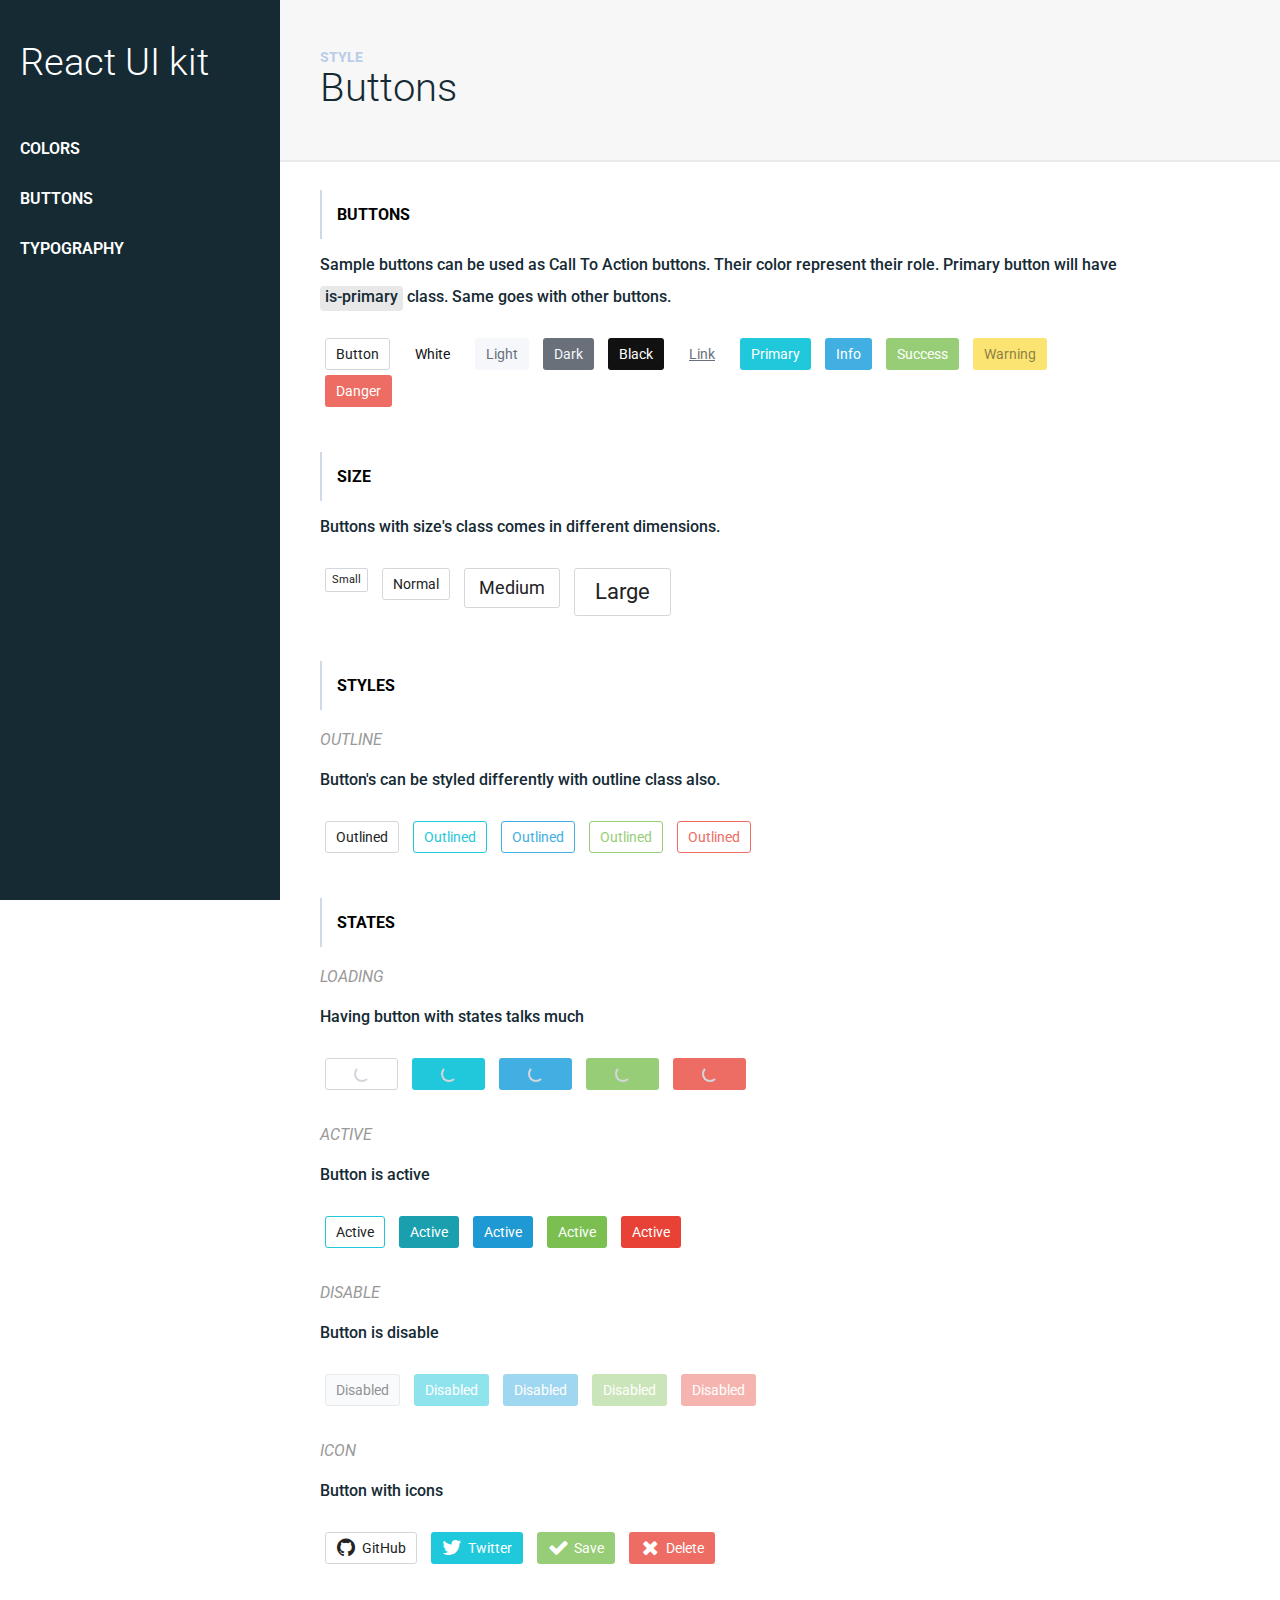
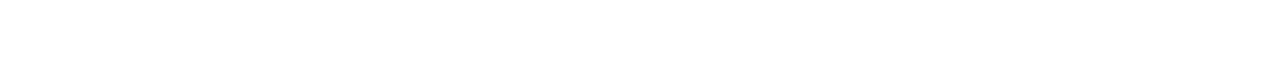
<file: docs/buttons.html>
<!DOCTYPE html>
<html lang="en">
<head>
	<meta charset="UTF-8">
	<title>React UI Kit - Buttons</title>
	<meta name="viewport" content="width=device-width, initial-scale=1">
	<!--Reset CSS-->
	<link href="http://yui.yahooapis.com/3.18.1/build/cssreset/cssreset-min.css"  rel="stylesheet">
	<!--Roboto Font-->
	<link href="https://fonts.googleapis.com/css?family=Roboto" rel="stylesheet">
	<!--Font Awesome CSS-->
	<link href="https://stackpath.bootstrapcdn.com/font-awesome/4.7.0/css/font-awesome.min.css"  rel="stylesheet">
	<!--Custom CSS-->
	<link href="../assets/css/style.css" rel="stylesheet">
	<link href="../assets/css/button.css" rel="stylesheet">
</head>
<body>
	<div class="container">
		<div class="doc-wrapper">
			<div id="sidebar">
				<div id="brand-name">
					<a href="/">React UI kit</a>
				</div>
				<div id="menu-container">
					<ul>
						<li><a href="/docs/colors.html"><span>colors</span></a></li>
						<li><a href="/docs/buttons.html"><span>buttons</span></a></li>
						<li><a href="/docs/typography.html"><span>typography</span></a></li>
					</ul>
				</div>
			</div>
			<div id="page-header">
				<h3>Buttons</h3>
			</div>
			<div id="content">
				<div id="docs">
					<h5>BUTTONS</h5>
					<p>Sample buttons can be used as Call To Action buttons. Their color represent their role. Primary button will have <span>is-primary</span> class. Same goes with other buttons.</p>
					<div id="sample" class="section">
						<button class="button"><span>Button</span></button>
						<button class="button is-white"><span>White</span></button>
						<button class="button is-light"><span>Light</span></button>
						<button class="button is-dark"><span>Dark</span></button>
						<button class="button is-black"><span>Black</span></button>
						<button class="button is-link"><span>Link</span></button>
						<button class="button is-primary"><span>Primary</span></button>
						<button class="button is-info"><span>Info</span></button>
						<button class="button is-success"><span>Success</span></button>
						<button class="button is-warning"><span>Warning</span></button>
						<button class="button is-danger"><span>Danger</span></button>
					</div>
					<div class="code">
						<script src="https://gist.github.com/imparvez/3499f6bc5a06e7dacbb9aa4fcc779fe6.js"></script>
					</div>
					<h5>SIZE</h5>
					<p>Buttons with size's class comes in different dimensions.</p>
					<div id="sample" class="section">
					    <button class="button  is-small"><span>Small</span></button>
					    <button class="button"><span>Normal</span></button>
					    <button class="button  is-medium"><span>Medium</span></button>
					    <button class="button  is-large"><span>Large</span></button>
					</div>
					<div class="code">
						<script src="https://gist.github.com/imparvez/b79203aeb6fc2c6ae12d65e8f0a327ed.js"></script>
					</div>
					<h5 class="docs-header">STYLES</h5>
					<h6 class="docs-sub-header">OUTLINE</h6>
					<p class="docs-description">Button's can be styled differently with outline class also.</p>
					<div id="sample" class="section">
						<button class="button"><span>Outlined</span></button>
					    <button class="button is-primary is-outlined"><span>Outlined</span></button>
					    <button class="button is-info is-outlined"><span>Outlined</span></button>
					    <button class="button is-success is-outlined"><span>Outlined</span></button>
					    <button class="button is-danger is-outlined"><span>Outlined</span></button>
					</div>
					<div class="code">
						<script src="https://gist.github.com/imparvez/7fa30e2e747c69a18576084cbcabefb7.js"></script>
					</div>
					<h5 class="docs-header">STATES</h5>
					<h6 class="docs-sub-header">LOADING</h6>
					<p class="docs-description">Having button with states talks much</p>
					<div id="sample" class="section">
						<button class="button is-loading"><span>Loading</span></button>
						<button class="button is-primary is-loading"><span>Loading</span></button>
						<button class="button is-info is-loading"><span>Loading</span></button>
						<button class="button is-success is-loading"><span>Loading</span></button>
						<button class="button is-danger is-loading"><span>Loading</span></button>
					</div>
					<div class="code">
						<script src="https://gist.github.com/imparvez/83dfe55fbf382c51b6e788c0b1ac77a2.js"></script>
					</div>
					<h6 class="docs-sub-header">ACTIVE</h6>
					<p class="docs-description">Button is active</p>
					<div id="sample" class="section">
						<button class="button is-active"><span>Active</span></button>
						<button class="button is-primary is-active"><span>Active</span></button>
						<button class="button is-info is-active"><span>Active</span></button>
						<button class="button is-success is-active"><span>Active</span></button>
						<button class="button is-danger is-active"><span>Active</span></button>
					</div>
					<div class="code">
						<script src="https://gist.github.com/imparvez/bfb8757815441d4e18aa279a60218f66.js"></script>
					</div>
					<h6 class="docs-sub-header">DISABLE</h6>
					<p class="docs-description">Button is disable</p>
					<div id="sample" class="section">
						<button class="button is-disabled"><span>Disabled</span></button>
						<button class="button is-primary is-disabled"><span>Disabled</span></button>
						<button class="button is-info is-disabled"><span>Disabled</span></button>
						<button class="button is-success is-disabled"><span>Disabled</span></button>
						<button class="button is-danger is-disabled"><span>Disabled</span></button>
					</div>
					<div class="code">
						<script src="https://gist.github.com/imparvez/f6d16eea00a7e361d7c39e0bb9dc02a4.js"></script>
					</div>
					<h6 class="docs-sub-header">ICON</h6>
					<p class="docs-description">Button with icons</p>
					<div id="sample" class="section">
					    <button class="button">
					    	<span class="icon"><i class=" fa fa-github"></i></span>
					    	<span>GitHub</span>
					    </button>
					    <button class="button is-primary">
					    	<span class="icon"><i class=" fa fa-twitter"></i></span>
					    	<span>Twitter</span>
					    </button>
					    <button class="button is-success">
					    	<span class="icon"><i class=" fa fa-check"></i></span>
					    	<span>Save</span>
					    </button>
					    <button class="button is-danger">
					    	<span class="icon"><i class=" fa fa-times"></i></span>
					    	<span>Delete</span>
					    </button>
					</div>
					<div class="code">
						<script src="https://gist.github.com/imparvez/325ca077f7b6cf139902b124e339dfe5.js"></script>
					</div>
				</div>
			</div>
		</div>
	</div>
</body>
</html>
</file>
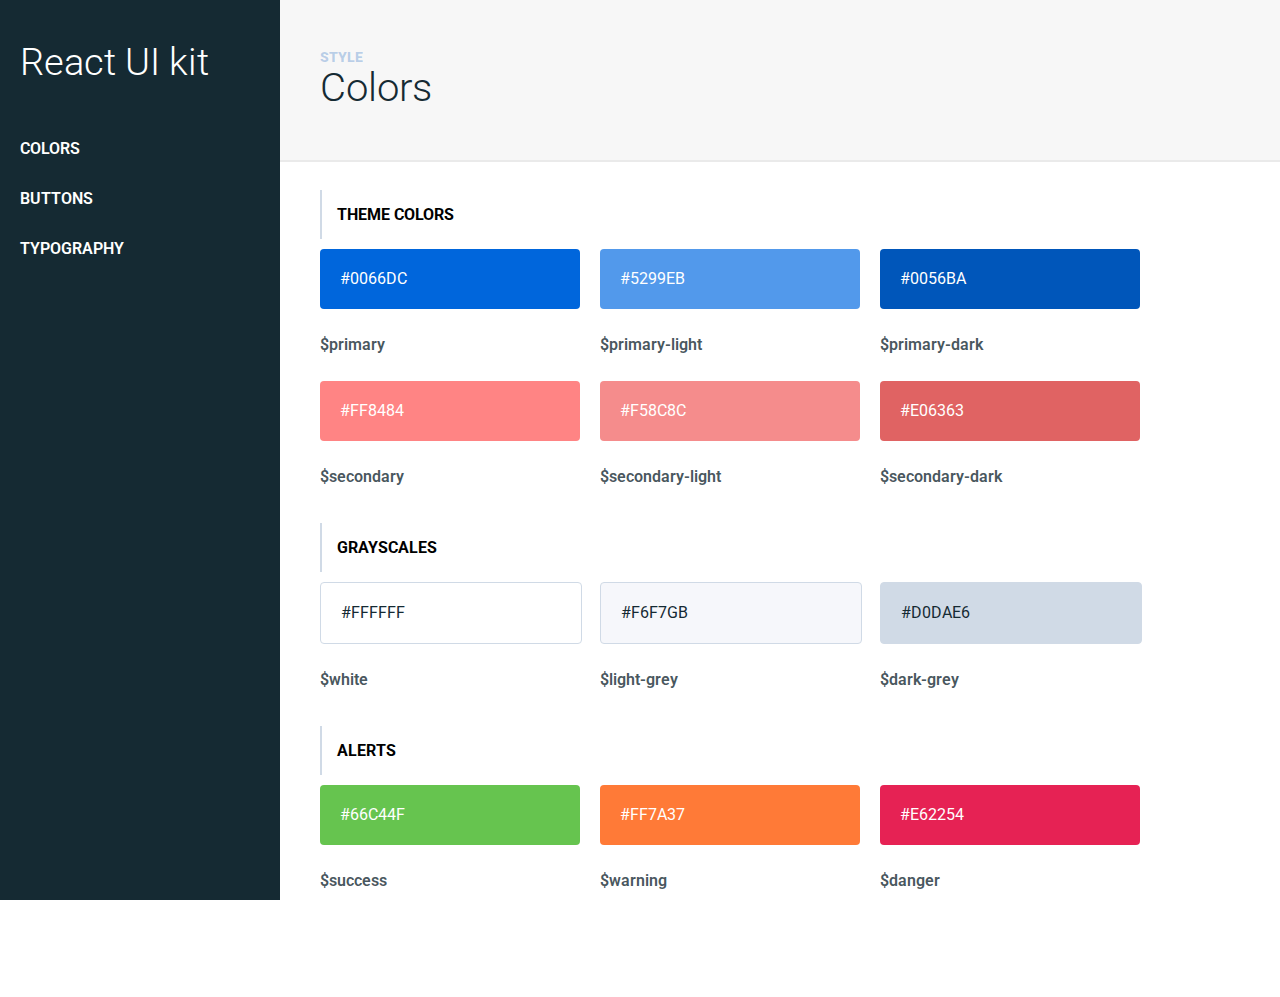
<file: docs/colors.html>
<!DOCTYPE html>
<html lang="en">
<head>
	<meta charset="UTF-8">
	<title>React UI Kit - Colors</title>
	<meta name="viewport" content="width=device-width, initial-scale=1">
	<!--Reset CSS-->
	<link href="http://yui.yahooapis.com/3.18.1/build/cssreset/cssreset-min.css"  rel="stylesheet">
	<!--Roboto Font-->
	<link href="https://fonts.googleapis.com/css?family=Roboto" rel="stylesheet">
	<!--Font Awesome CSS-->
	<link href="https://stackpath.bootstrapcdn.com/font-awesome/4.7.0/css/font-awesome.min.css"  rel="stylesheet">
	<!--Custom CSS-->
	<link href="../assets/css/style.css" rel="stylesheet">
	<link href="../assets/css/colors.css" rel="stylesheet">
</head>
<body>
	<div class="container">
		<div class="doc-wrapper">
			<div id="sidebar">
				<div id="brand-name">
					<a href="/">React UI kit</a>
				</div>
				<div id="menu-container">
					<ul>
						<li><a href="/docs/colors.html"><span>colors</span></a></li>
						<li><a href="/docs/buttons.html"><span>buttons</span></a></li>
						<li><a href="/docs/typography.html"><span>typography</span></a></li>
					</ul>
				</div>
			</div>
			<div id="page-header">
				<h3>Colors</h3>
			</div>
			<div id="content">
				<div id="docs">
					<h5>THEME COLORS</h5>
					<div class="row span-4">
					    <div class="col primary">
					        <div class="color"><span>#0066DC</span></div>
					        <p>$primary</p>
					    </div>
					    <div class="col primary">
					        <div class="color"><span>#5299EB</span></div>
					        <p>$primary-light</p>
					    </div>
					    <div class="col primary">
					        <div class="color"><span>#0056BA</span></div>
					        <p>$primary-dark</p>
					    </div>
					</div>
					<div class="row span-4">
					    <div class="col secondary">
					        <div class="color"><span>#FF8484</span></div>
					        <p>$secondary</p>
					    </div>
					    <div class="col secondary">
					        <div class="color"><span>#F58C8C</span></div>
					        <p>$secondary-light</p>
					    </div>
					    <div class="col secondary">
					        <div class="color"><span>#E06363</span></div>
					        <p>$secondary-dark</p>
					    </div>
					</div>
					<h5>GRAYSCALES</h5>
					<div class="row span-4">
					    <div class="col grays">
					        <div class="color"><span>#FFFFFF</span></div>
					        <p>$white</p>
					    </div>
					    <div class="col grays">
					        <div class="color"><span>#F6F7GB</span></div>
					        <p>$light-grey</p>
					    </div>
					    <div class="col grays">
					        <div class="color"><span>#D0DAE6</span></div>
					        <p>$dark-grey</p>
					    </div>
					</div>
					<h5>ALERTS</h5>
					<div class="row span-4">
					    <div class="col alerts">
					        <div class="color"><span>#66C44F</span></div>
					        <p>$success</p>
					    </div>
					    <div class="col alerts">
					        <div class="color"><span>#FF7A37</span></div>
					        <p>$warning</p>
					    </div>
					    <div class="col alerts">
					        <div class="color"><span>#E62254</span></div>
					        <p>$danger</p>
					    </div>
					</div>
				</div>
			</div>
		</div>
	</div>
</body>
</html>
</file>
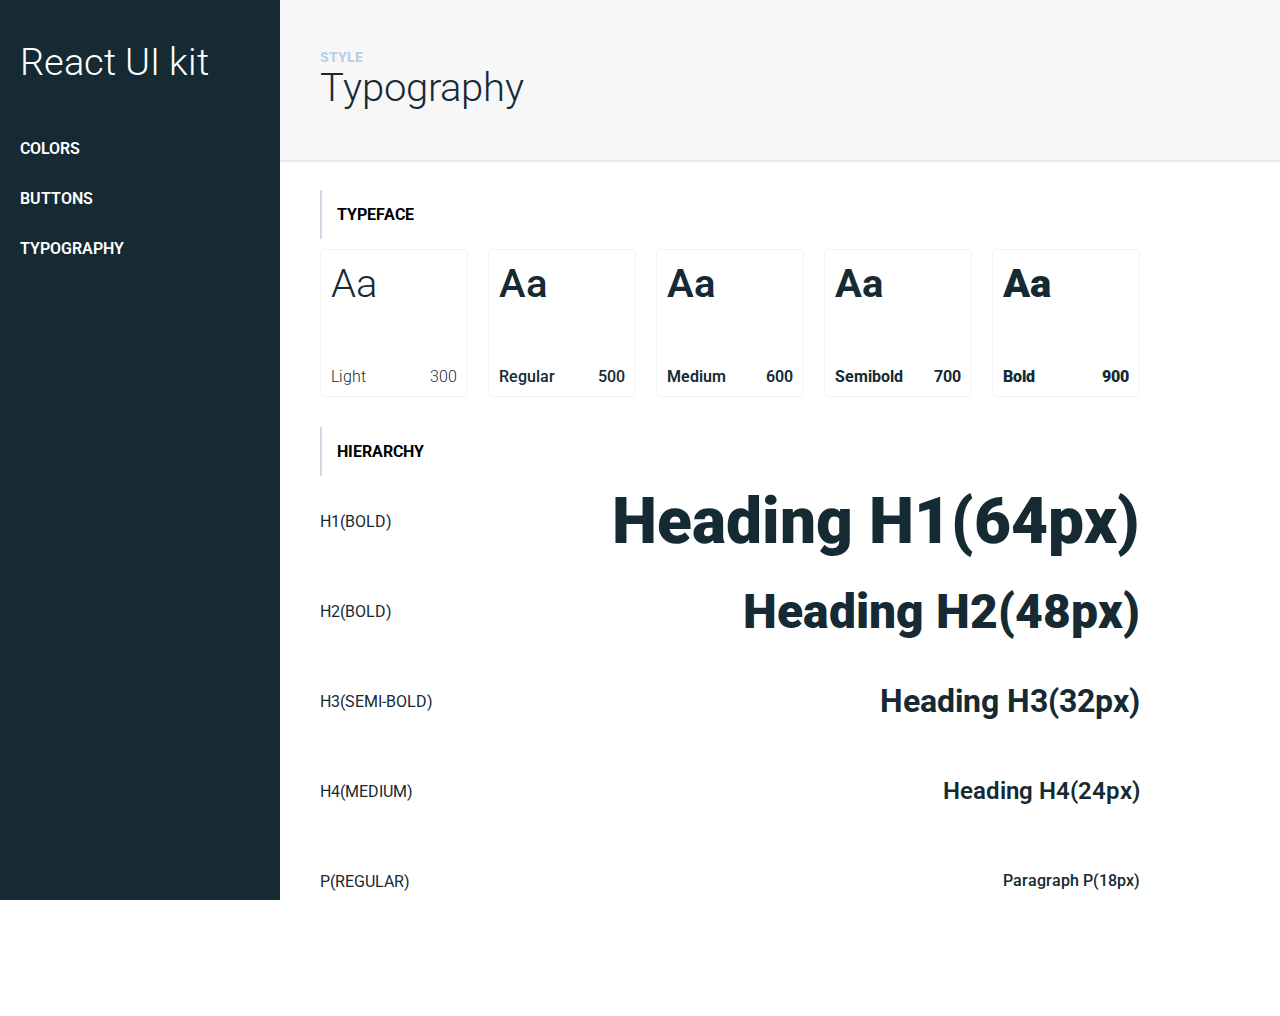
<file: docs/typography.html>
<!DOCTYPE html>
<html lang="en">
<head>
	<meta charset="UTF-8">
	<title>React UI Kit - Typography</title>
	<meta name="viewport" content="width=device-width, initial-scale=1">
	<!--Reset CSS-->
	<link href="http://yui.yahooapis.com/3.18.1/build/cssreset/cssreset-min.css"  rel="stylesheet">
	<!--Roboto Font-->
	<link href="https://fonts.googleapis.com/css?family=Roboto" rel="stylesheet">
	<!--Font Awesome CSS-->
	<link href="https://stackpath.bootstrapcdn.com/font-awesome/4.7.0/css/font-awesome.min.css"  rel="stylesheet">
	<!--Custom CSS-->
	<link href="../assets/css/style.css" rel="stylesheet">
	<link href="../assets/css/typography.css" rel="stylesheet">
</head>
<body>
	<div class="container">
		<div class="doc-wrapper">
			<div id="sidebar">
				<div id="brand-name">
					<a href="/">React UI kit</a>
				</div>
				<div id="menu-container">
					<ul>
						<li><a href="/docs/colors.html"><span>colors</span></a></li>
						<li><a href="/docs/buttons.html"><span>buttons</span></a></li>
						<li><a href="/docs/typography.html"><span>typography</span></a></li>
					</ul>
				</div>
			</div>
			<div id="page-header">
				<h3>Typography</h3>
			</div>
			<div id="content">
				<div id="docs">
					<h5>TYPEFACE</h5>
					<div id="typeface" class="row span-5 t-span-4 m-span-6 s-span-6 xs-span-6">
					    <div class="col"><span>Aa</span>
					        <div class="info"><span>Light</span><span>300</span></div>
					    </div>
					    <div class="col"><span>Aa</span>
					        <div class="info"><span>Regular</span><span>500</span></div>
					    </div>
					    <div class="col"><span>Aa</span>
					        <div class="info"><span>Medium</span><span>600</span></div>
					    </div>
					    <div class="col"><span>Aa</span>
					        <div class="info"><span>Semibold</span><span>700</span></div>
					    </div>
					    <div class="col"><span>Aa</span>
					        <div class="info"><span>Bold</span><span>900</span></div>
					    </div>
					</div>
					<h5>HIERARCHY</h5>
					<div id="hierarchy" class="row span-12">
					    <div class="col"><span>H1(BOLD)</span>
					        <h1>Heading H1(64px)</h1></div>
					    <div class="col"><span>H2(BOLD)</span>
					        <h2>Heading H2(48px)</h2></div>
					    <div class="col"><span>H3(SEMI-BOLD)</span>
					        <h3>Heading H3(32px)</h3></div>
					    <div class="col"><span>H4(MEDIUM)</span>
					        <h4>Heading H4(24px)</h4></div>
					    <div class="col"><span>P(REGULAR)</span>
					        <p>Paragraph P(18px)</p>
					    </div>
					</div>
				</div>
			</div>
		</div>
	</div>
</body>
</html>
</file>
<file: assets/css/style.css>
:root {
  --three-template-col: repeat(3, 1fr);
  --five-template-col: repeat(5, 1fr);
  --twelve-template-col: repeat(1, 1fr);
  --h1: 64px;
  --h2: 48px;
  --h3: 32px;
  --h4: 24px;
  --fw-100: 100;
  --fw-200: 200;
  --fw-300: 300;
  --fw-400: 400;
  --fw-500: 500;
  --fw-600: 600;
  --fw-700: 700;
  --fw-800: 800;
  --fw-900: 900;
  --primary: #0066DC ;
  --primary-light: #5299EB;
  --primary-dark: #0056BA;
  --secondary: #FF8484;
  --secondary-light: #F58C8C;
  --secondary-dark: #E06363;
  --white: #fff;
  --light-grey: #F6F7FB;
  --dark-grey: #D0DAE6;
  --success: #66C44F;
  --warning: #FF7A37;
  --danger: #E62254;
}

/*
* GLOBAL CSS
*/

* {
	font-family: 'Roboto', sans-serif;
	-webkit-font-smoothing: antialiased;
	-moz-osx-font-smoothing: grayscale;
	margin: 0;
	padding: 0;
}

ul, li { list-style-type: none; }

a {
	font-size: 16px;
    font-weight: 300;
    text-decoration: none;
    color: #0066DC;
}

.btn {
	width: auto;
    height: 40px;
    padding: 0 15px;
    border-radius: 4px;
    cursor: pointer;
    text-decoration: none;
    font-weight: 300;
    transition: 0.4s ease-in-out;
    border-bottom: none;
    color: #fff;
    display: inline-block;
    line-height: 40px;
    font-size: 16px;
}

.is-white {
    border: 1px solid #fff;
}

.is-white:hover {
    background: #fff;
    color: #152A33;
}

.right-inline-icon i {
    margin-left: 10px;
}

/*
* HOME PAGE
*/

/* HEADER SECTION */

header {
	height: 550px;
    background-color: #3498db;
    display: flex;
    position: relative;
}

.header-content {
	margin: auto;
    display: flex;
    justify-content: center;
    flex-direction: column;
    align-items: center;
}

.header-content .page-header {
	color: #FFF;
    text-align: center;
    line-height: 44px;
    font-size: 38px;
}

.header-content .page-description {
	color: #FFF;
	margin: 25px 0 40px;
	text-align: center;
	line-height: 34px;
}

.header-content .header-cta {
	display: grid;
    grid-auto-flow: column;
    grid-column-gap: 20px;
}


/*
* WRAPPER CSS
*/

.wrapper {
    width: calc(100vw - 60px);
    height: auto;
    max-width: 1180px;
    margin: 0 auto;
    transform: translateY(-20px);
}

.row {
	display: grid;
    grid-gap: 20px;
    margin-bottom: 20px;
}

.col-4 {
	grid-template-columns: repeat(3, 1fr);
}

.col-4 .col {
    height: auto;
    display: flex;
    flex-direction: column;
    align-items: center;
    background: #fff;
    padding-bottom: 60px;
    border-radius: 4px;
    box-shadow: 0 4px 40px -2px rgba(0, 0, 0, 0.2);
}

.col-4 .col .thumbnail {
    width: 100%;
    height: 180px;
    display: flex;
    align-items: center;
    justify-content: center;
}

.col-4 .col .thumbnail a {
    color: #fff;
}

.col-4 .col .thumbnail p {
    font-size: 48px;
    margin-bottom: unset;
    font-weight: 700;
}

.col-4 .col .thumbnail p span {
    font-size: 28px;
}

.col a {
    text-align: center;
    font-weight: 600;
}

.is-primary {
    background: #0066DC;
}

.is-primary:hover {
    box-shadow: 0px 5px 15px rgba(0, 102, 220, 0.4);
    background: #005ac3;
}

/*
* DOCUMENTATIONS CSS
*/

.doc-wrapper {
	width: 100%;
    height: auto;
    display: grid;
    grid-template-columns: 280px 1fr;
    overflow-x: hidden;
}


/*
* SIDEBAR CSS
*/

#sidebar {
	width: 280px;
    height: 100vh;
    background: #152A33;
    color: #fff;
    overflow-y: scroll;
    padding: 20px;
    grid-column: 1/3;
    grid-row: 1;
    position: fixed;
    box-sizing: border-box;
}

#brand-name {
	width: 100%;
    height: auto;
    padding: 20px 0 30px 0;
}

#brand-name a {
	color: #FFF;
    text-align: center;
    line-height: 44px;
    font-size: 38px;
}

#sidebar ul li {
    margin: 20px 0;
    color: #fff !important;
}

#sidebar ul li:first-child {
    margin-top: 0;
}

#sidebar ul a {
	width: 100%;
    height: 30px;
    text-transform: uppercase;
    font-weight: 600;
    cursor: pointer;
    display: block;
    margin: 20px 0;
    line-height: 30px;
    color: #fff;
    font-weight: 300;
    text-decoration: none;
    border-bottom: none;
}

#sidebar li span {
    width: 100%;
    height: 30px;
    text-transform: uppercase;
    font-weight: 600;
    cursor: pointer;
    display: block;
    margin: 20px 0;
    line-height: 30px;
}

#sidebar ul li:first-child span {
    margin-top: 0;
}

#page-header {
	width: auto;
    height: 160px;
    background: #F7F7F7;
    grid-column: 2 / 3;
    grid-row: 1;
    display: flex;
    align-items: center;
    padding-left: 40px;
    border-bottom: 2px solid #eaeaea;
}

#page-header h3 {
	color: #152A33;
    font-size: 40px;
    font-weight: 300;
    position: relative;
    padding-top: 15px;
}

#page-header h3:after {
    content: 'Style';
    font-size: 14.4px;
    text-transform: uppercase;
    font-weight: 900;
    color: rgba(0, 86, 186, 0.25);
    position: absolute;
    top: 0;
    left: 0;
    transform: translate(0, 0);
}

#content {
	width: 90%;
	max-width: 980px;
	grid-column: 2 / 3;
	grid-row: 1;
	overflow-x: hidden;
	padding-top: 160px;
}

#content #docs {
	padding: 0 40px 40px 40px;
    margin: 10px 0 40px 0;
}

#content h5 {
    font-size: 16px;
    font-weight: 700;
    grid-column: 1 / 4;
    margin: 30px 0 10px;
    padding: 15px 0 15px 15px;
    border-left: 2px solid #D0DAE6;
}

#content .docs-sub-header {
	color: #999;
	font-size: 16px;
    font-weight: 400;
    font-style: italic;
    margin-top: 20px;
    margin-bottom: 15px;
    font-family: -apple-system,BlinkMacSystemFont,Segoe UI,Roboto,Oxygen,Ubuntu,Cantarell,Fira Sans,Droid Sans,Helvetica Neue,sans-serif;
}

#content .docs-sub-header:first-child{
	margin-top: 0;
}

p {
    font-size: 16px;
    font-weight: 500;
    color: #152A33;
    line-height: 32px;
    margin-bottom: 15px;
}

#content p span {
    display: inline-block;
    padding: 0 5px;
    line-height: 22.5px;
    border-radius: 4px;
    width: auto;
    height: 25px;
    background: #E8E8E8;
}

.code {
	clear: both;
	margin-top: 10px;
}
</file>
<file: assets/css/button.css>
/*
* BUTTON CSS
*/

.section {
	padding: 10px 15px 10px 0;
}

.section > button {
	margin: 0 5px 5px;
}


.button {
	-moz-appearance: none;
    -webkit-appearance: none;
    -webkit-box-align: center;
    -webkit-align-items: center;
    -ms-flex-align: center;
    align-items: center;
    background-color: white;
    border: 1px solid #d3d6db;
    border-radius: 3px;
    color: #222324;
    display: -webkit-inline-box;
    display: -webkit-inline-flex;
    display: -ms-inline-flexbox;
    display: inline-flex;
    font-size: 14px;
    height: 32px;
    -webkit-box-pack: start;
    -webkit-justify-content: flex-start;
    -ms-flex-pack: start;
    justify-content: flex-start;
    line-height: 24px;
    padding-left: 8px;
    padding-right: 8px;
    position: relative;
    vertical-align: top;
    -webkit-box-pack: center;
    -webkit-justify-content: center;
    -ms-flex-pack: center;
    justify-content: center;
    padding-left: 10px;
    padding-right: 10px;
    text-align: center;
    white-space: nowrap;
}

.button:hover {
    z-index: 2;
    border-color: #aeb1b5;
    color: #222324;
}

/* COLOR BUTTONS */

.button.is-white {
    background-color: #fff;
    border-color: transparent;
    color: #111;
}

.button.is-white:hover {
    background-color: #e6e6e6;
    border-color: transparent;
    color: #111;
}

.button.is-light {
    background-color: #f5f7fa;
    border-color: transparent;
    color: #69707a;
}

.button.is-light:hover {
    background-color: #d3dce9;
    border-color: transparent;
    color: #69707a;
}

.button.is-dark {
    background-color: #69707a;
    border-color: transparent;
    color: #f5f7fa;
}

.button.is-dark:hover {
    background-color: #51575f;
    border-color: transparent;
    color: #f5f7fa;
}

.button.is-black {
    background-color: #111;
    border-color: transparent;
    color: #fff;
}

.button.is-black:hover {
    background-color: black;
    border-color: transparent;
    color: #fff;
}

.button.is-link {
    background-color: transparent;
    border-color: transparent;
    color: #69707a;
    text-decoration: underline;
}

.button.is-link:hover {
    background-color: #d3d6db;
    color: #222324;
}

.button.is-primary {
    background-color: #1fc8db;
    border-color: transparent;
    color: white;
}

.button.is-primary:hover {
    background-color: #199fae;
    border-color: transparent;
    color: white;
}

.button.is-info {
    background-color: #42afe3;
    border-color: transparent;
    color: white;
}

.button.is-info:hover {
    background-color: #1f99d3;
    border-color: transparent;
    color: white;
}

.button.is-success {
    background-color: #97cd76;
    border-color: transparent;
    color: white;
}

.button.is-success:hover {
    background-color: #7bbf51;
    border-color: transparent;
    color: white;
}

.button.is-warning {
    background-color: #fce473;
    border-color: transparent;
    color: rgba(17, 17, 17, 0.5);
}

.button.is-warning:hover {
    background-color: #fbda41;
    border-color: transparent;
    color: rgba(17, 17, 17, 0.5);
}

.button.is-danger {
    background-color: #ed6c63;
    border-color: transparent;
    color: white;
}

.button.is-danger:hover {
    background-color: #e84135;
    border-color: transparent;
    color: white;
}

/* SIZE CSS */

.button.is-small {
    border-radius: 2px;
    font-size: 11px;
    height: 24px;
    line-height: 16px;
    padding-left: 6px;
    padding-right: 6px;
}

.button.is-medium {
    font-size: 18px;
    height: 40px;
    padding-left: 14px;
    padding-right: 14px;
}

.button.is-large {
    font-size: 22px;
    height: 48px;
    padding-left: 20px;
    padding-right: 20px;
}

/* OUTLINE CSS */
.is-primary.is-outlined {
    background-color: transparent;
    border-color: #1fc8db;
    color: #1fc8db;
}

.is-primary.is-outlined:hover, 
.is-primary.is-outlined:focus {
    background-color: #199fae;
    border-color: #199fae;
    color: white;
}

.is-info.is-outlined {
    background-color: transparent;
    border-color: #42afe3;
    color: #42afe3;
}

.is-info.is-outlined:hover, 
.is-info.is-outlined:focus {
    background-color: #42afe3;
    border-color: #42afe3;
    color: white;
}

.is-success.is-outlined {
    background-color: transparent;
    border-color: #97cd76;
    color: #97cd76;
}

.is-success.is-outlined:hover, 
.is-success.is-outlined:focus {
    background-color: #97cd76;
    border-color: #97cd76;
    color: white;
}

.is-danger.is-outlined {
    background-color: transparent;
    border-color: #ed6c63;
    color: #ed6c63;
}

.is-danger.is-outlined:hover, 
.is-danger.is-outlined:focus {
    background-color: #ed6c63;
    border-color: #ed6c63;
    color: white;
}

/* LOADING CSS */
.button.is-loading {
    color: transparent !important;
    pointer-events: none;
}

.button.is-loading:after {
    -webkit-animation: spin-around 500ms infinite linear;
    animation: spin-around 500ms infinite linear;
    border: 2px solid #d3d6db;
    border-radius: 290486px;
    border-right-color: transparent;
    border-top-color: transparent;
    content: "";
    display: block;
    height: 16px;
    position: relative;
    width: 16px;
    left: 50%;
    margin-left: -8px;
    margin-top: -8px;
    position: absolute;
    top: 50%;
    position: absolute !important;
}

.button:after, .button:before {
    box-sizing: inherit;
}

@-webkit-keyframes spin-around {
  from {
    -webkit-transform: rotate(0deg);
            transform: rotate(0deg);
  }
  to {
    -webkit-transform: rotate(359deg);
            transform: rotate(359deg);
  }
}

@keyframes spin-around {
  from {
    -webkit-transform: rotate(0deg);
            transform: rotate(0deg);
  }
  to {
    -webkit-transform: rotate(359deg);
            transform: rotate(359deg);
  }
}

/* ACTIVE CSS */
.button.is-active {
    border-color: #1fc8db;
    color: #222324;
    outline: none;
}

.button.is-primary.is-active {
    background-color: #199fae;
    border-color: transparent;
    color: white;
}

.button.is-info.is-active {
    background-color: #1f99d3;
    border-color: transparent;
    color: white;
}

.button.is-success.is-active {
    background-color: #7bbf51;
    border-color: transparent;
    color: white;
}

.button.is-danger.is-active {
    background-color: #e84135;
    border-color: transparent;
    color: white;
}

/* DISABLE CSS */
.button.is-disabled {
    background-color: #f5f7fa;
    border-color: #d3d6db;
    cursor: not-allowed;
    pointer-events: none;
    opacity: .5;
}

.button.is-primary.is-disabled {
    background-color: #1fc8db;
    border-color: transparent;
    color: white;
}

.button.is-info.is-disabled {
    background-color: #42afe3;
    border-color: transparent;
    color: white;
}

.button.is-success.is-disabled {
    background-color: #97cd76;
    border-color: transparent;
    color: white;
}

.button.is-danger.is-disabled {
    background-color: #ed6c63;
    border-color: transparent;
    color: white;
}

/* BUTTON WITH ICONS CSS */
.icon {
    display: inline-block;
    font-size: 21px;
    height: 24px;
    line-height: 24px;
    text-align: center;
    vertical-align: top;
    width: 24px;
}

.button .icon:first-child {
    margin-left: -2px;
    margin-right: 4px;
}

.icon .fa {
    font-size: inherit;
    line-height: inherit;
}
</file>
<file: assets/css/colors.css>
.span-4 {
    grid-template-columns: var(--three-template-col);
}

p {
	margin-top: 20px;
	margin-bottom: 0;
	font-size: 16px;
	font-weight: 600;
	color: rgba(21, 42, 51, 0.8);
}

.color {
    width: 100%;
    height: 60px;
    border-radius: 4px;
}

.color span {
    text-align: left;
    padding-left: 20px;
    line-height: 60px;
    color: #fff;
}

.primary:nth-child(1) .color {
    background: var(--primary);
}

.primary:nth-child(2) .color {
    background: var(--primary-light);
}

.primary:nth-child(3) .color {
    background: var(--primary-dark);
}

.secondary:nth-child(1) .color {
    background: var(--secondary);
}

.secondary:nth-child(2) .color {
    background: var(--secondary-light);
}

.secondary:nth-child(3) .color {
    background: var(--secondary-dark);
}

.grays .color {
    border: 1px solid #D0DAE6;
}

.grays .color span {
    color: #152A33;
}

.grays:nth-child(1) .color {
    background: var(--white);
}

.grays:nth-child(2) .color {
    background: var(--light-grey);
}

.grays:nth-child(3) .color {
    background: var(--dark-grey);
}

.alerts:nth-child(1) .color {
    background: var(--success);
}

.alerts:nth-child(2) .color {
    background: var(--warning);
}

.alerts:nth-child(3) .color {
    background: var(--danger);
}
</file>
<file: assets/css/typography.css>
.row {
    display: grid;
    grid-gap: 20px;
    margin-bottom: 20px;
}

.span-5 {
    grid-template-columns: var(--five-template-col);
}

.span-12 {
    grid-template-columns: var(--twelve-template-col);
}

#typeface .col {
    width: auto;
    height: 126px;
    min-width: 126px;
    border: 1.5px solid #F2F2F2;
    border-radius: 4px;
    padding: 10px;
    display: flex;
    flex-direction: column;
    justify-content: space-between;
    color: #152A33;
}

#typeface .col:nth-of-type(1) {
    font-weight: var(--fw-300);
}

#typeface .col:nth-of-type(2) {
    font-weight: var(--fw-500);
}

#typeface .col:nth-of-type(3) {
    font-weight: var(--fw-600);
}

#typeface .col:nth-of-type(4) {
    font-weight: var(--fw-700);
}

#typeface .col:nth-of-type(5) {
    font-weight: var(--fw-900);
}

#typeface .col > span {
    font-size: 40px;
}

#typeface .col .info {
    display: flex;
    justify-content: space-between;
}

#hierarchy .col {
    display: flex;
    justify-content: space-between;
    align-items: center;
    height: 70px;
    color: #152A33;
}

h1 {
    font-size: var(--h1);
    font-weight: var(--fw-900);
}

h2 {
    font-size: var(--h2);
    font-weight: var(--fw-900);
}

h3 {
    font-size: var(--h3);
    font-weight: var(--fw-700);
}

h4 {
    font-size: var(--h4);
    font-weight: var(--fw-600);
}

#hierarchy .col p {
    text-align: left;
    margin-bottom: 0;
}

#hierarchy .col h1, 
#hierarchy .col h2, 
#hierarchy .col h3, 
#hierarchy .col h4,
#hierarchy .col p {
    text-align: left;
    margin-bottom: 0;
}
</file>
